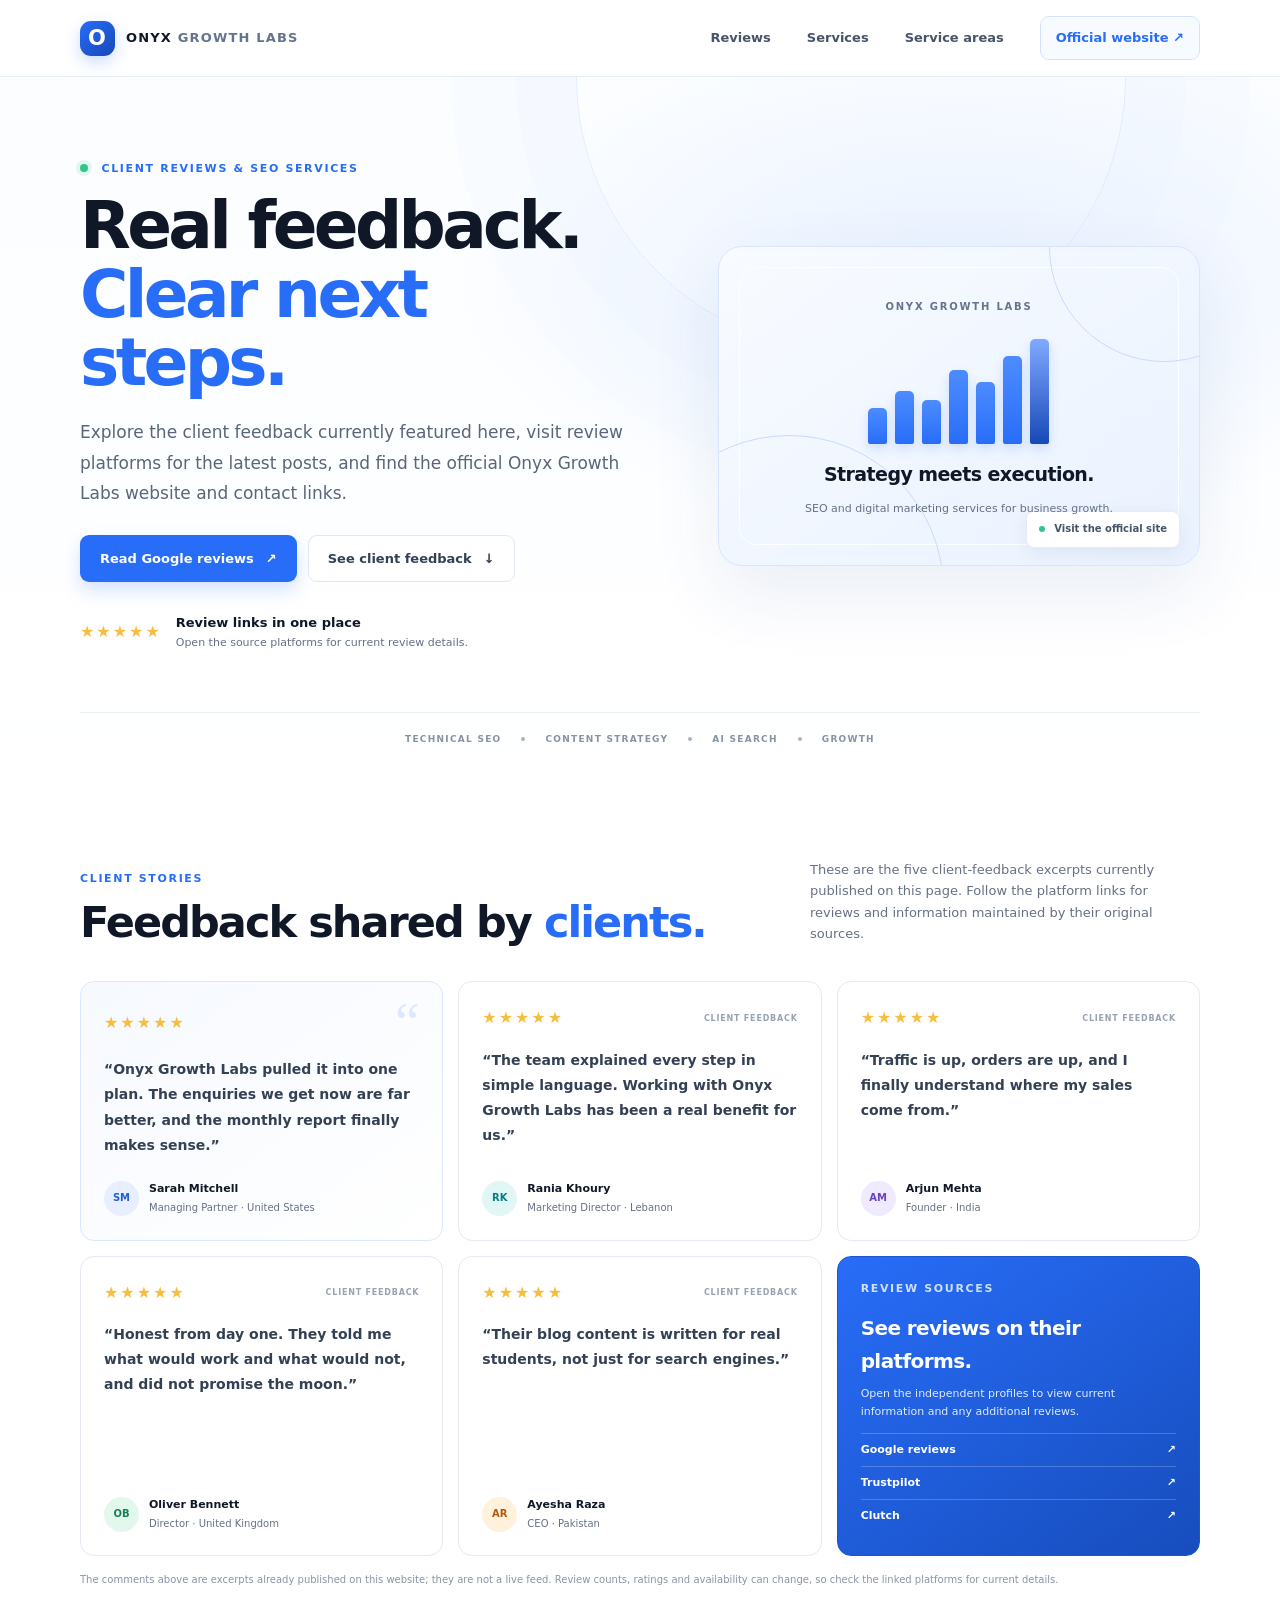
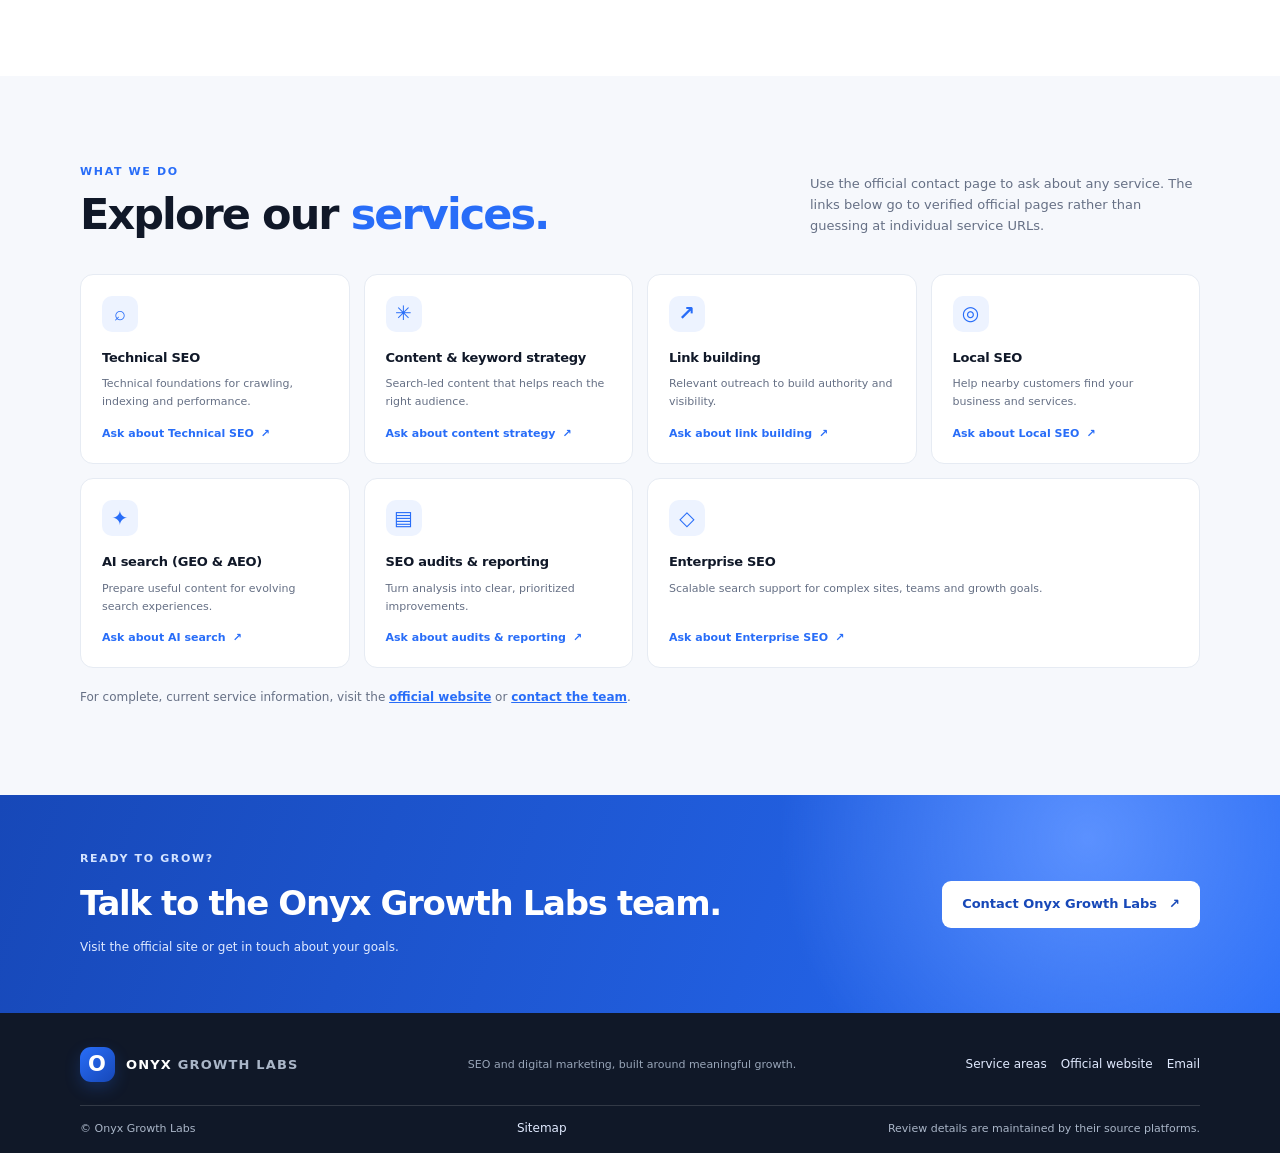
<file: index.html>
<!doctype html>
<html lang="en-GB">
<head>
  <meta charset="utf-8">
  <meta name="viewport" content="width=device-width, initial-scale=1">
  <meta name="theme-color" content="#101828">
  <title>Onyx Growth Labs Reviews | Client Feedback &amp; SEO Services</title>
  <meta name="description" content="Read client feedback for Onyx Growth Labs, visit independent review profiles, explore SEO services and find official contact links.">
  <link rel="canonical" href="https://onyxgrowthlabs.github.io/onyx-growth-labs-reviews/">
  <link rel="stylesheet" href="styles.css">
  <link rel="stylesheet" href="site-enhancements.css">
  <link rel="sitemap" type="application/xml" href="sitemap.xml">
  <meta property="og:title" content="Onyx Growth Labs Reviews">
  <meta property="og:description" content="Client feedback, review links and SEO services from Onyx Growth Labs.">
  <meta property="og:type" content="website">
</head>
<body>
  <a class="skip-link" href="#main">Skip to content</a>
  <header class="site-header">
    <div class="container nav-wrap">
      <a class="brand" href="./" aria-label="Onyx Growth Labs Reviews home"><span class="brand-mark" aria-hidden="true">O</span><span>ONYX <span class="brand-light">GROWTH LABS</span></span></a>
      <nav aria-label="Main navigation"><a href="#reviews">Reviews</a><a href="#services">Services</a><a href="service-area.html">Service areas</a><a class="nav-cta" href="https://onyxgrowthlabs.com/">Official website <span aria-hidden="true">↗</span></a></nav>
    </div>
  </header>
  <main id="main">
    <section class="hero"><div class="hero-glow" aria-hidden="true"></div><div class="container hero-grid">
      <div class="hero-copy"><p class="eyebrow"><span class="pulse-dot" aria-hidden="true"></span> CLIENT REVIEWS &amp; SEO SERVICES</p><h1>Real feedback. <span>Clear next steps.</span></h1><p class="hero-text">Explore the client feedback currently featured here, visit review platforms for the latest posts, and find the official Onyx Growth Labs website and contact links.</p><div class="hero-actions"><a class="button button-primary" href="https://www.google.com/maps/search/Onyx+Growth+Labs+Abbottabad" target="_blank" rel="noopener noreferrer">Read Google reviews <span aria-hidden="true">↗</span></a><a class="button button-quiet" href="#reviews">See client feedback <span aria-hidden="true">↓</span></a></div><div class="trust-line"><span class="stars" aria-label="Five stars">★★★★★</span><span><strong>Review links in one place</strong><br><span class="muted">Open the source platforms for current review details.</span></span></div></div>
      <aside class="hero-card" aria-label="Onyx Growth Labs overview"><div class="card-orbit orbit-one"></div><div class="card-orbit orbit-two"></div><div class="hero-card-content"><span class="card-label">ONYX GROWTH LABS</span><div class="growth-symbol" aria-hidden="true"><span></span><span></span><span></span><span></span><span></span><span></span><span></span></div><p>Strategy meets execution.</p><small>SEO and digital marketing services for business growth.</small></div><div class="floating-tag"><span class="tag-dot"></span> Visit the official site</div></aside>
    </div><div class="container hero-bottom"><span>TECHNICAL SEO</span><i></i><span>CONTENT STRATEGY</span><i></i><span>AI SEARCH</span><i></i><span>GROWTH</span></div></section>
    <section class="section reviews-section" id="reviews"><div class="container">
      <div class="section-heading"><div><p class="eyebrow">CLIENT STORIES</p><h2>Feedback shared by <span>clients.</span></h2></div><p>These are the five client-feedback excerpts currently published on this page. Follow the platform links for reviews and information maintained by their original sources.</p></div>
      <div class="review-grid">
        <article class="review-card review-featured"><div class="review-top"><span class="stars" aria-label="Five stars">★★★★★</span><span class="quote-mark" aria-hidden="true">“</span></div><blockquote>“Onyx Growth Labs pulled it into one plan. The enquiries we get now are far better, and the monthly report finally makes sense.”</blockquote><div class="review-author"><span class="avatar">SM</span><span><strong>Sarah Mitchell</strong><small>Managing Partner · United States</small></span></div></article>
        <article class="review-card"><div class="review-top"><span class="stars" aria-label="Five stars">★★★★★</span><span class="review-source">CLIENT FEEDBACK</span></div><blockquote>“The team explained every step in simple language. Working with Onyx Growth Labs has been a real benefit for us.”</blockquote><div class="review-author"><span class="avatar avatar-blue">RK</span><span><strong>Rania Khoury</strong><small>Marketing Director · Lebanon</small></span></div></article>
        <article class="review-card"><div class="review-top"><span class="stars" aria-label="Five stars">★★★★★</span><span class="review-source">CLIENT FEEDBACK</span></div><blockquote>“Traffic is up, orders are up, and I finally understand where my sales come from.”</blockquote><div class="review-author"><span class="avatar avatar-violet">AM</span><span><strong>Arjun Mehta</strong><small>Founder · India</small></span></div></article>
        <article class="review-card"><div class="review-top"><span class="stars" aria-label="Five stars">★★★★★</span><span class="review-source">CLIENT FEEDBACK</span></div><blockquote>“Honest from day one. They told me what would work and what would not, and did not promise the moon.”</blockquote><div class="review-author"><span class="avatar avatar-green">OB</span><span><strong>Oliver Bennett</strong><small>Director · United Kingdom</small></span></div></article>
        <article class="review-card"><div class="review-top"><span class="stars" aria-label="Five stars">★★★★★</span><span class="review-source">CLIENT FEEDBACK</span></div><blockquote>“Their blog content is written for real students, not just for search engines.”</blockquote><div class="review-author"><span class="avatar avatar-orange">AR</span><span><strong>Ayesha Raza</strong><small>CEO · Pakistan</small></span></div></article>
        <article class="review-card review-cta"><p class="eyebrow">REVIEW SOURCES</p><h3>See reviews on their platforms.</h3><p>Open the independent profiles to view current information and any additional reviews.</p><a class="text-link" href="https://www.google.com/maps/search/Onyx+Growth+Labs+Abbottabad" target="_blank" rel="noopener noreferrer">Google reviews <span aria-hidden="true">↗</span></a><a class="text-link" href="https://www.trustpilot.com/review/onyxgrowthlabs.com" target="_blank" rel="noopener noreferrer">Trustpilot <span aria-hidden="true">↗</span></a><a class="text-link" href="https://clutch.co/profile/onyx-growth-labs" target="_blank" rel="noopener noreferrer">Clutch <span aria-hidden="true">↗</span></a></article>
      </div><p class="disclaimer">The comments above are excerpts already published on this website; they are not a live feed. Review counts, ratings and availability can change, so check the linked platforms for current details.</p>
    </div></section>
    <section class="section services-section" id="services"><div class="container">
      <div class="section-heading"><div><p class="eyebrow">WHAT WE DO</p><h2>Explore our <span>services.</span></h2></div><p>Use the official contact page to ask about any service. The links below go to verified official pages rather than guessing at individual service URLs.</p></div>
      <div class="service-grid">
        <article class="service-card"><span class="service-icon" aria-hidden="true">⌕</span><h3>Technical SEO</h3><p>Technical foundations for crawling, indexing and performance.</p><a class="service-link" href="https://onyxgrowthlabs.com/contact/">Ask about Technical SEO <span aria-hidden="true">↗</span></a></article>
        <article class="service-card"><span class="service-icon" aria-hidden="true">✳</span><h3>Content &amp; keyword strategy</h3><p>Search-led content that helps reach the right audience.</p><a class="service-link" href="https://onyxgrowthlabs.com/contact/">Ask about content strategy <span aria-hidden="true">↗</span></a></article>
        <article class="service-card"><span class="service-icon" aria-hidden="true">↗</span><h3>Link building</h3><p>Relevant outreach to build authority and visibility.</p><a class="service-link" href="https://onyxgrowthlabs.com/contact/">Ask about link building <span aria-hidden="true">↗</span></a></article>
        <article class="service-card"><span class="service-icon" aria-hidden="true">◎</span><h3>Local SEO</h3><p>Help nearby customers find your business and services.</p><a class="service-link" href="https://onyxgrowthlabs.com/contact/">Ask about Local SEO <span aria-hidden="true">↗</span></a></article>
        <article class="service-card"><span class="service-icon" aria-hidden="true">✦</span><h3>AI search (GEO &amp; AEO)</h3><p>Prepare useful content for evolving search experiences.</p><a class="service-link" href="https://onyxgrowthlabs.com/contact/">Ask about AI search <span aria-hidden="true">↗</span></a></article>
        <article class="service-card"><span class="service-icon" aria-hidden="true">▤</span><h3>SEO audits &amp; reporting</h3><p>Turn analysis into clear, prioritized improvements.</p><a class="service-link" href="https://onyxgrowthlabs.com/contact/">Ask about audits &amp; reporting <span aria-hidden="true">↗</span></a></article>
        <article class="service-card service-card-wide"><span class="service-icon" aria-hidden="true">◇</span><h3>Enterprise SEO</h3><p>Scalable search support for complex sites, teams and growth goals.</p><a class="service-link" href="https://onyxgrowthlabs.com/contact/">Ask about Enterprise SEO <span aria-hidden="true">↗</span></a></article>
      </div><p class="service-note">For complete, current service information, visit the <a href="https://onyxgrowthlabs.com/">official website</a> or <a href="https://onyxgrowthlabs.com/contact/">contact the team</a>.</p>
    </div></section>
    <section class="cta-section"><div class="container cta-inner"><div><p class="eyebrow">READY TO GROW?</p><h2>Talk to the Onyx Growth Labs team.</h2><p>Visit the official site or get in touch about your goals.</p></div><a class="button button-white" href="https://onyxgrowthlabs.com/contact/">Contact Onyx Growth Labs <span aria-hidden="true">↗</span></a></div></section>
  </main>
  <footer class="site-footer"><div class="container footer-main"><a class="brand footer-brand" href="./"><span class="brand-mark" aria-hidden="true">O</span><span>ONYX <span class="brand-light">GROWTH LABS</span></span></a><p>SEO and digital marketing, built around meaningful growth.</p><div class="footer-links"><a href="service-area.html">Service areas</a><a href="https://onyxgrowthlabs.com/">Official website</a><a href="mailto:contact@onyxgrowthlabs.com">Email</a></div></div><div class="container footer-bottom"><span>© Onyx Growth Labs</span><a href="sitemap.xml">Sitemap</a><span>Review details are maintained by their source platforms.</span></div></footer>
</body>
</html>
</file>
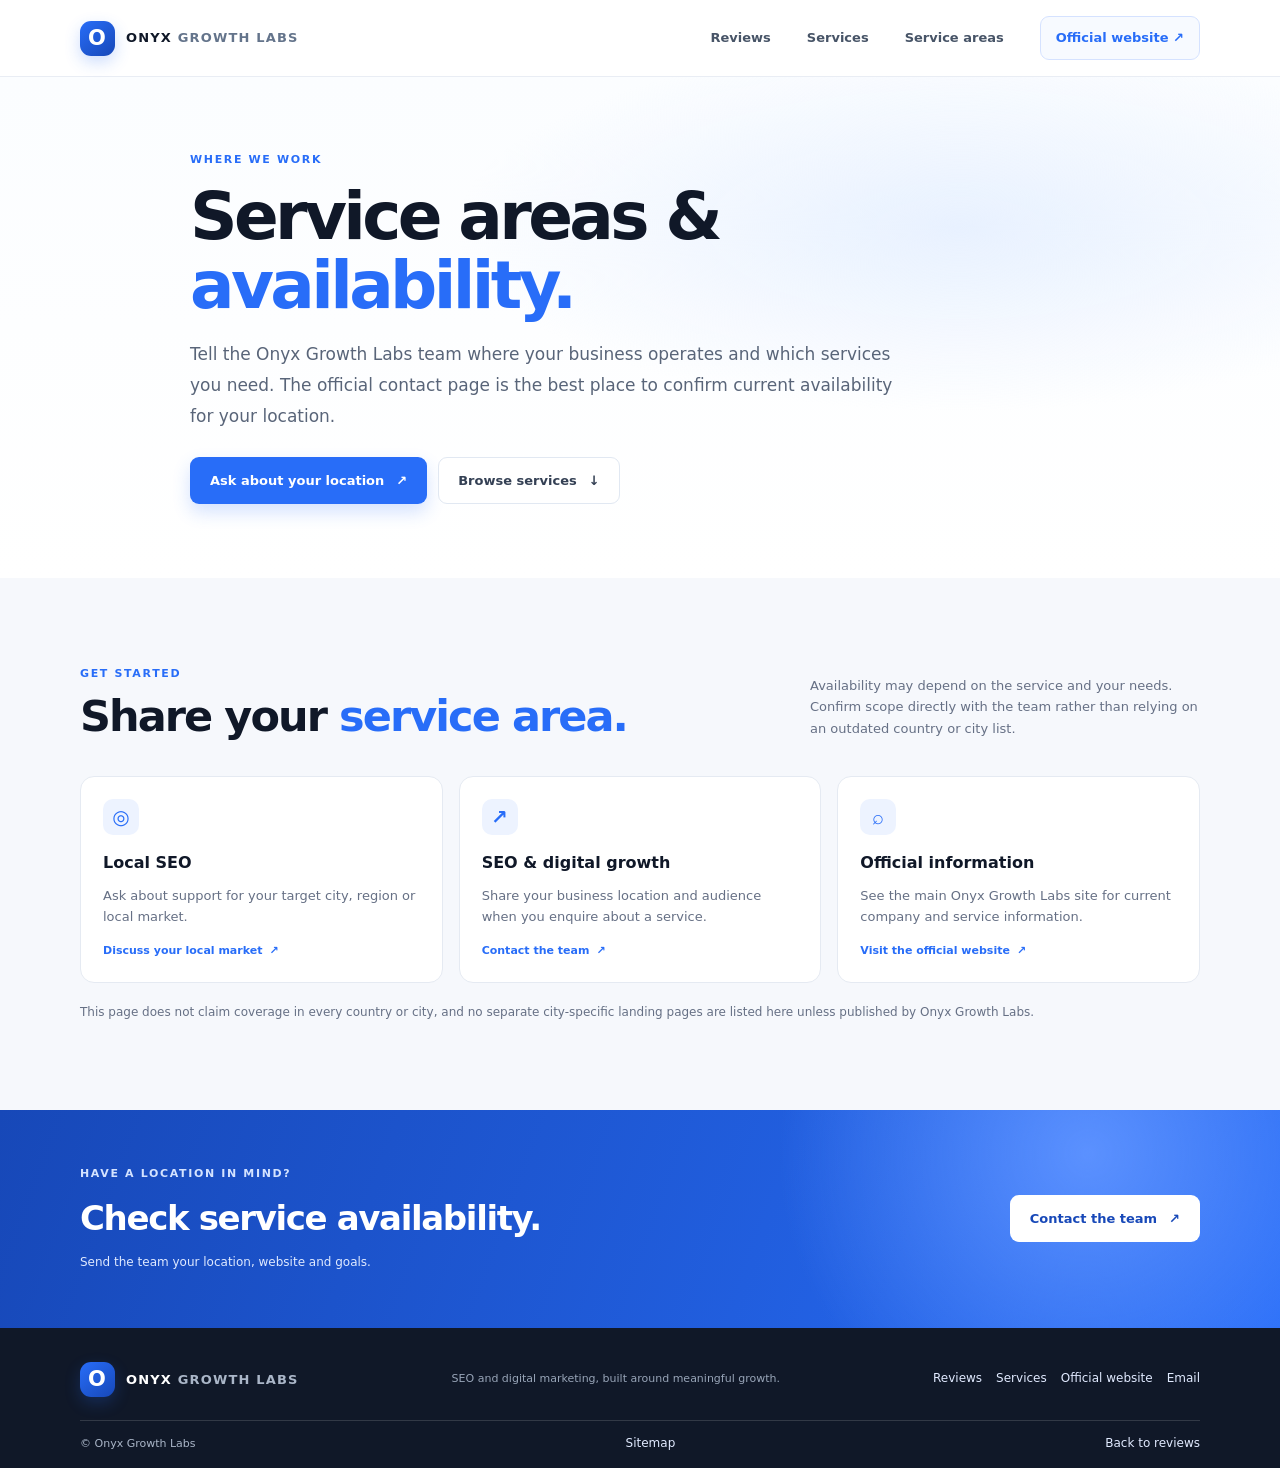
<file: service-area.html>
<!doctype html>
<html lang="en-GB">
<head>
  <meta charset="utf-8">
  <meta name="viewport" content="width=device-width, initial-scale=1">
  <meta name="theme-color" content="#101828">
  <title>Service Areas &amp; Availability | Onyx Growth Labs</title>
  <meta name="description" content="Learn how to ask Onyx Growth Labs about SEO and digital marketing service availability for your location.">
  <link rel="canonical" href="https://onyxgrowthlabs.github.io/onyx-growth-labs-reviews/service-area.html">
  <link rel="stylesheet" href="styles.css">
  <link rel="stylesheet" href="site-enhancements.css">
  <link rel="sitemap" type="application/xml" href="sitemap.xml">
</head>
<body>
  <a class="skip-link" href="#main">Skip to content</a>
  <header class="site-header"><div class="container nav-wrap"><a class="brand" href="./" aria-label="Onyx Growth Labs Reviews home"><span class="brand-mark" aria-hidden="true">O</span><span>ONYX <span class="brand-light">GROWTH LABS</span></span></a><nav aria-label="Main navigation"><a href="./#reviews">Reviews</a><a href="./#services">Services</a><a href="./service-area.html" aria-current="page">Service areas</a><a class="nav-cta" href="https://onyxgrowthlabs.com/">Official website <span aria-hidden="true">↗</span></a></nav></div></header>
  <main id="main">
    <section class="hero area-hero"><div class="container area-content"><p class="eyebrow">WHERE WE WORK</p><h1>Service areas &amp; <span>availability.</span></h1><p class="hero-text">Tell the Onyx Growth Labs team where your business operates and which services you need. The official contact page is the best place to confirm current availability for your location.</p><div class="hero-actions"><a class="button button-primary" href="https://onyxgrowthlabs.com/contact/">Ask about your location <span aria-hidden="true">↗</span></a><a class="button button-quiet" href="./#services">Browse services <span aria-hidden="true">↓</span></a></div></div></section>
    <section class="section services-section"><div class="container"><div class="section-heading"><div><p class="eyebrow">GET STARTED</p><h2>Share your <span>service area.</span></h2></div><p>Availability may depend on the service and your needs. Confirm scope directly with the team rather than relying on an outdated country or city list.</p></div><div class="area-card-grid"><article class="area-card"><span class="service-icon" aria-hidden="true">◎</span><h3>Local SEO</h3><p>Ask about support for your target city, region or local market.</p><a class="service-link" href="https://onyxgrowthlabs.com/contact/">Discuss your local market <span aria-hidden="true">↗</span></a></article><article class="area-card"><span class="service-icon" aria-hidden="true">↗</span><h3>SEO &amp; digital growth</h3><p>Share your business location and audience when you enquire about a service.</p><a class="service-link" href="https://onyxgrowthlabs.com/contact/">Contact the team <span aria-hidden="true">↗</span></a></article><article class="area-card"><span class="service-icon" aria-hidden="true">⌕</span><h3>Official information</h3><p>See the main Onyx Growth Labs site for current company and service information.</p><a class="service-link" href="https://onyxgrowthlabs.com/">Visit the official website <span aria-hidden="true">↗</span></a></article></div><p class="service-note">This page does not claim coverage in every country or city, and no separate city-specific landing pages are listed here unless published by Onyx Growth Labs.</p></div></section>
    <section class="cta-section"><div class="container cta-inner"><div><p class="eyebrow">HAVE A LOCATION IN MIND?</p><h2>Check service availability.</h2><p>Send the team your location, website and goals.</p></div><a class="button button-white" href="https://onyxgrowthlabs.com/contact/">Contact the team <span aria-hidden="true">↗</span></a></div></section>
  </main>
  <footer class="site-footer"><div class="container footer-main"><a class="brand footer-brand" href="./"><span class="brand-mark" aria-hidden="true">O</span><span>ONYX <span class="brand-light">GROWTH LABS</span></span></a><p>SEO and digital marketing, built around meaningful growth.</p><div class="footer-links"><a href="./#reviews">Reviews</a><a href="./#services">Services</a><a href="https://onyxgrowthlabs.com/">Official website</a><a href="mailto:contact@onyxgrowthlabs.com">Email</a></div></div><div class="container footer-bottom"><span>© Onyx Growth Labs</span><a href="sitemap.xml">Sitemap</a><a href="./">Back to reviews</a></div></footer>
</body>
</html>
</file>
<file: styles.css>
:root {
  color-scheme: light;
  --ink: #101828;
  --muted: #667085;
  --blue: #286df8;
  --blue-deep: #1554d1;
  --pale: #f3f7ff;
  --line: #e5eaf2;
  --gold: #f7bd3d;
  font-family: Inter, ui-sans-serif, system-ui, -apple-system, BlinkMacSystemFont, "Segoe UI", sans-serif;
  font-synthesis: none;
  text-rendering: optimizeLegibility;
}
* { box-sizing: border-box; }
html { scroll-behavior: smooth; scroll-padding-top: 90px; }
body { margin: 0; color: var(--ink); background: #fff; line-height: 1.65; }
a { color: inherit; }
.container { width: min(1120px, calc(100% - 48px)); margin-inline: auto; }
.skip-link { position: absolute; z-index: 20; left: 16px; top: -60px; padding: 10px 16px; border-radius: 8px; background: var(--blue); color: white; }
.skip-link:focus { top: 12px; }
.site-header { position: sticky; z-index: 10; top: 0; border-bottom: 1px solid rgba(229,234,242,.85); background: rgba(255,255,255,.92); backdrop-filter: blur(16px); }
.nav-wrap { min-height: 76px; display: flex; align-items: center; justify-content: space-between; gap: 30px; }
.brand { display: inline-flex; align-items: center; gap: 11px; color: var(--ink); text-decoration: none; font-size: 13px; font-weight: 850; letter-spacing: .09em; white-space: nowrap; }
.brand-mark { display: grid; width: 35px; height: 35px; place-items: center; border-radius: 11px; color: white; background: linear-gradient(140deg, #286df8, #1748b8); font-size: 21px; font-weight: 800; box-shadow: 0 6px 16px #286df83b; }
.brand-light { color: #64748b; font-weight: 650; }
nav { display: flex; align-items: center; gap: clamp(16px, 3vw, 36px); }
nav a { color: #475467; text-decoration: none; font-size: 13px; font-weight: 650; transition: color .2s ease; }
nav a:hover, nav a:focus-visible { color: var(--blue); }
nav .nav-cta { padding: 10px 15px; border: 1px solid #d5e2ff; border-radius: 9px; color: var(--blue); background: #f7faff; }
.hero { position: relative; overflow: hidden; padding: 83px 0 25px; background: radial-gradient(ellipse at 75% 30%, #e8f1ff 0, transparent 37%), linear-gradient(180deg, #fbfdff 0%, #fff 100%); }
.hero-glow { position: absolute; width: 550px; height: 550px; top: -275px; right: 12%; border: 1px solid #d8e6ff; border-radius: 50%; opacity: .7; box-shadow: 0 0 0 60px #eaf2ff57, 0 0 0 125px #eaf2ff33; pointer-events: none; }
.hero-grid { position: relative; display: grid; grid-template-columns: 1.08fr .92fr; align-items: center; gap: 72px; min-height: 400px; }
.eyebrow { margin: 0 0 14px; color: var(--blue); font-size: 11px; font-weight: 800; letter-spacing: .15em; }
.pulse-dot, .tag-dot { display: inline-block; width: 8px; height: 8px; margin-right: 8px; border-radius: 50%; background: #32c48d; box-shadow: 0 0 0 4px #32c48d20; }
h1, h2, h3, p { margin-top: 0; }
h1 { max-width: 590px; margin-bottom: 19px; font-size: clamp(42px, 5.2vw, 66px); line-height: 1.04; letter-spacing: -.055em; font-weight: 780; }
h1 span, .section-heading h2 span { color: var(--blue); }
.hero-text { max-width: 550px; margin-bottom: 26px; color: #596579; font-size: 17px; line-height: 1.8; }
.hero-actions { display: flex; flex-wrap: wrap; gap: 11px; }
.button { display: inline-flex; min-height: 47px; align-items: center; justify-content: center; gap: 12px; padding: 0 19px; border: 1px solid transparent; border-radius: 9px; text-decoration: none; font-size: 13px; font-weight: 750; transition: transform .2s ease, box-shadow .2s ease, background .2s ease; }
.button:hover { transform: translateY(-2px); }
.button-primary { color: #fff; background: var(--blue); box-shadow: 0 8px 18px #286df833; }
.button-primary:hover { background: var(--blue-deep); box-shadow: 0 12px 24px #286df84a; }
.button-quiet { border-color: #e1e8f2; color: #344054; background: #fff; }
.button-quiet:hover { border-color: #b6ccff; box-shadow: 0 8px 20px #173a7510; }
.trust-line { display: flex; align-items: center; gap: 14px; margin-top: 31px; font-size: 13px; line-height: 1.5; }
.stars { color: var(--gold); font-size: 16px; letter-spacing: 2px; white-space: nowrap; }
.muted { color: var(--muted); font-size: 11px; }
.hero-card { position: relative; display: grid; min-height: 320px; place-items: center; overflow: hidden; border: 1px solid #d8e5fb; border-radius: 24px; background: linear-gradient(145deg, #f8fbff, #eaf2ff); box-shadow: 0 26px 70px #214a8917; }
.hero-card:before { position: absolute; inset: 20px; border: 1px solid #ffffffd9; border-radius: 18px; content: ""; }
.card-orbit { position: absolute; width: 230px; height: 230px; border: 1px solid #c8dafe; border-radius: 50%; }
.orbit-one { top: -115px; right: -80px; }
.orbit-two { bottom: -180px; left: -85px; width: 310px; height: 310px; }
.hero-card-content { z-index: 1; text-align: center; }
.card-label { color: #64748b; font-size: 10px; font-weight: 800; letter-spacing: .18em; }
.growth-symbol { display: flex; height: 108px; align-items: end; justify-content: center; gap: 8px; margin: 18px auto 15px; }
.growth-symbol span { width: 19px; height: 36px; border-radius: 5px 5px 2px 2px; background: linear-gradient(180deg, #4d8cff, #286df8); box-shadow: 0 5px 12px #286df82e; animation: rise .75s both; transform-origin: bottom; }
.growth-symbol span:nth-child(2) { height: 53px; animation-delay: .08s; }.growth-symbol span:nth-child(3) { height: 44px; animation-delay: .16s; }.growth-symbol span:nth-child(4) { height: 74px; animation-delay: .24s; }.growth-symbol span:nth-child(5) { height: 62px; animation-delay: .32s; }.growth-symbol span:nth-child(6) { height: 88px; animation-delay: .4s; }.growth-symbol span:nth-child(7) { height: 105px; animation-delay: .48s; background: linear-gradient(180deg, #80aaff, #1748b8); }
@keyframes rise { from { transform: scaleY(.15); opacity: .3; } to { transform: scaleY(1); opacity: 1; } }
.hero-card-content p { margin-bottom: 3px; font-size: 19px; font-weight: 760; letter-spacing: -.03em; }
.hero-card-content small { color: #667085; font-size: 11px; }
.floating-tag { position: absolute; right: 19px; bottom: 17px; padding: 9px 12px; border: 1px solid #e6ecf5; border-radius: 8px; color: #475467; background: #fff; box-shadow: 0 5px 18px #102e5c12; font-size: 10px; font-weight: 700; }
.tag-dot { width: 6px; height: 6px; margin-right: 6px; box-shadow: none; }
.hero-bottom { display: flex; align-items: center; justify-content: center; gap: 20px; margin-top: 60px; padding-top: 19px; border-top: 1px solid #e9eef5; color: #8792a3; font-size: 9px; font-weight: 800; letter-spacing: .14em; }
.hero-bottom i { width: 4px; height: 4px; border-radius: 50%; background: #a7b3c5; }
.section { padding: 87px 0; }
.reviews-section { background: #fff; }
.section-heading { display: flex; align-items: end; justify-content: space-between; gap: 32px; margin-bottom: 34px; }
.section-heading .eyebrow { margin-bottom: 9px; }
.section-heading h2 { margin-bottom: 0; font-size: clamp(31px, 3.8vw, 43px); line-height: 1.16; letter-spacing: -.045em; }
.section-heading > p { max-width: 390px; margin: 0 0 3px; color: var(--muted); font-size: 13px; }
.review-grid { display: grid; grid-template-columns: repeat(3, 1fr); gap: 15px; }
.review-card { position: relative; display: flex; min-height: 242px; flex-direction: column; padding: 23px; border: 1px solid var(--line); border-radius: 14px; background: #fff; transition: transform .23s ease, border-color .23s ease, box-shadow .23s ease; }
.review-card:hover { transform: translateY(-5px); border-color: #c9d9fb; box-shadow: 0 16px 35px #173d7612; }
.review-featured { background: linear-gradient(145deg, #f6f9ff, #fff); border-color: #dce8ff; }
.review-top { display: flex; align-items: center; justify-content: space-between; }
.quote-mark { color: #dce8ff; font-family: Georgia, serif; font-size: 55px; line-height: .65; }
.review-source { color: #98a2b3; font-size: 8px; font-weight: 800; letter-spacing: .1em; }
.review-card blockquote { flex: 1; margin: 16px 0 22px; color: #344054; font-size: 14px; font-weight: 550; line-height: 1.8; }
.review-author { display: flex; align-items: center; gap: 10px; }
.avatar { display: grid; width: 35px; height: 35px; place-items: center; border-radius: 50%; color: #245cd1; background: #e7efff; font-size: 10px; font-weight: 800; }
.avatar-blue { color: #087e8b; background: #e1f7f6; }.avatar-violet { color: #6941c6; background: #f0eaff; }.avatar-green { color: #17815b; background: #e3f8ed; }.avatar-orange { color: #af5b0d; background: #fff1dc; }
.review-author strong, .review-author small { display: block; }.review-author strong { font-size: 11px; }.review-author small { margin-top: 2px; color: var(--muted); font-size: 10px; }
.review-cta { color: white; border-color: #1c56cf; background: linear-gradient(145deg, #286df8, #174dbd); }
.review-cta .eyebrow { color: #cfe0ff; }.review-cta h3 { margin: 0 0 7px; font-size: 20px; letter-spacing: -.03em; }.review-cta p:not(.eyebrow) { margin-bottom: 12px; color: #e1eaff; font-size: 11px; }
.text-link { display: inline-flex; justify-content: space-between; gap: 12px; padding: 7px 0; border-top: 1px solid #ffffff35; color: #fff; text-decoration: none; font-size: 11px; font-weight: 700; }.text-link:hover { color: #d4e4ff; }
.disclaimer { margin: 16px 0 0; color: #8a94a5; font-size: 10px; }
.services-section { background: #f6f8fc; }
.service-grid { display: grid; grid-template-columns: repeat(4, 1fr); gap: 14px; }
.service-card { min-height: 170px; padding: 21px; border: 1px solid #e6ebf3; border-radius: 13px; background: #fff; transition: transform .2s ease, box-shadow .2s ease, border-color .2s ease; }
.service-card:hover { transform: translateY(-4px); border-color: #cbdcff; box-shadow: 0 13px 28px #173d760e; }
.service-icon { display: grid; width: 36px; height: 36px; place-items: center; margin-bottom: 15px; border-radius: 10px; color: var(--blue); background: #edf3ff; font-size: 20px; font-weight: 700; }
.service-card h3 { margin-bottom: 7px; font-size: 13px; letter-spacing: -.02em; }.service-card p { margin-bottom: 0; color: var(--muted); font-size: 11px; line-height: 1.65; }
.service-card-wide { grid-column: span 2; }
.cta-section { padding: 55px 0; color: white; background: radial-gradient(circle at 85% 20%, #5b91ff 0, transparent 28%), linear-gradient(110deg, #1748b8, #286df8); }
.cta-inner { display: flex; align-items: center; justify-content: space-between; gap: 30px; }.cta-inner .eyebrow { margin-bottom: 7px; color: #d4e3ff; }.cta-inner h2 { margin: 0 0 7px; font-size: clamp(25px, 3vw, 34px); letter-spacing: -.04em; }.cta-inner p:not(.eyebrow) { margin: 0; color: #e0eaff; font-size: 12px; }
.button-white { flex-shrink: 0; color: #1748b8; background: #fff; }.button-white:hover { background: #eef4ff; box-shadow: 0 9px 22px #102e5c30; }
.site-footer { padding: 34px 0 14px; color: #cbd5e1; background: #101828; }.footer-main { display: flex; align-items: center; justify-content: space-between; gap: 24px; padding-bottom: 23px; }.footer-brand { color: #fff; }.footer-brand .brand-light { color: #aab6c8; }.footer-main > p { margin: 0; color: #98a5b8; font-size: 11px; }.footer-links { display: flex; gap: 19px; }.footer-links a, .footer-bottom a { color: #d0d9e7; text-decoration: none; font-size: 10px; }.footer-links a:hover, .footer-bottom a:hover { color: #8db4ff; }.footer-bottom { display: flex; justify-content: space-between; padding-top: 13px; border-top: 1px solid #ffffff1a; color: #8390a3; font-size: 9px; }
:focus-visible { outline: 3px solid #7da7ff; outline-offset: 3px; }
@media (max-width: 800px) { .hero-grid { gap: 35px; }.service-grid { grid-template-columns: repeat(2, 1fr); }.review-grid { grid-template-columns: repeat(2, 1fr); }.footer-main { flex-wrap: wrap; }.footer-main > p { order: 3; width: 100%; } }
@media (max-width: 600px) { .container { width: min(100% - 34px, 1120px); }.nav-wrap { min-height: 66px; flex-wrap: wrap; gap: 0; padding-block: 12px; }.brand { font-size: 11px; }nav { width: 100%; justify-content: space-between; gap: 8px; padding-top: 10px; }nav a { font-size: 10px; }nav .nav-cta { padding: 7px 9px; }.hero { padding-top: 54px; }.hero-grid { grid-template-columns: 1fr; gap: 35px; }.hero-card { min-height: 270px; }.hero-bottom { flex-wrap: wrap; gap: 10px; margin-top: 38px; font-size: 8px; }.section { padding: 60px 0; }.section-heading { align-items: start; flex-direction: column; gap: 12px; }.review-grid { grid-template-columns: 1fr; }.review-card { min-height: 215px; }.service-grid { grid-template-columns: 1fr 1fr; gap: 10px; }.service-card { min-height: 174px; padding: 16px; }.service-card-wide { grid-column: span 2; }.cta-inner { align-items: flex-start; flex-direction: column; }.footer-main { align-items: flex-start; flex-direction: column; gap: 15px; }.footer-main > p { order: initial; }.footer-links { flex-wrap: wrap; }.footer-bottom { flex-wrap: wrap; gap: 10px; } }
@media (prefers-reduced-motion: reduce) { *, *::before, *::after { scroll-behavior: auto !important; animation-duration: .01ms !important; animation-iteration-count: 1 !important; transition-duration: .01ms !important; } }
</file>
<file: site-enhancements.css>
:root { --enhance-line: #e5eaf2; --enhance-blue: #286df8; }
.service-card { display: flex; flex-direction: column; align-items: flex-start; }
.service-card > p { margin-bottom: 14px; }
.service-link { display: inline-flex; align-items: center; gap: 7px; margin-top: auto; color: var(--enhance-blue); font-size: 11px; font-weight: 750; line-height: 1.5; text-decoration: none; }
.service-link:hover, .service-link:focus-visible, .service-note a:hover { text-decoration: underline; text-underline-offset: 3px; }
.service-note { margin: 20px 0 0; color: #667085; font-size: 12px; }
.service-note a { color: var(--enhance-blue); font-weight: 650; }
.area-hero { padding-block: 74px; }
.area-content { position: relative; max-width: 900px; }
.area-content .hero-text { max-width: 710px; }
.area-card-grid { display: grid; grid-template-columns: repeat(3, minmax(0, 1fr)); gap: 16px; }
.area-card { display: flex; min-height: 205px; flex-direction: column; align-items: flex-start; padding: 22px; border: 1px solid var(--enhance-line); border-radius: 14px; background: #fff; }
.area-card h3 { margin: 0 0 8px; font-size: 16px; }
.area-card p { margin: 0 0 16px; color: #667085; font-size: 13px; }
.footer-links { display: flex; flex-wrap: wrap; gap: 14px; }
.footer-links a, .footer-bottom a { color: #e1eaff; font-size: 12px; text-decoration: none; }
.footer-links a:hover, .footer-bottom a:hover { text-decoration: underline; }
.footer-bottom { display: flex; flex-wrap: wrap; align-items: center; justify-content: space-between; gap: 12px; padding-top: 13px; border-top: 1px solid #ffffff24; color: #aab6c8; font-size: 11px; }
@media (max-width: 700px) { .area-card-grid { grid-template-columns: 1fr; } .area-hero { padding-block: 52px; } .footer-bottom { align-items: flex-start; flex-direction: column; } }
</file>
